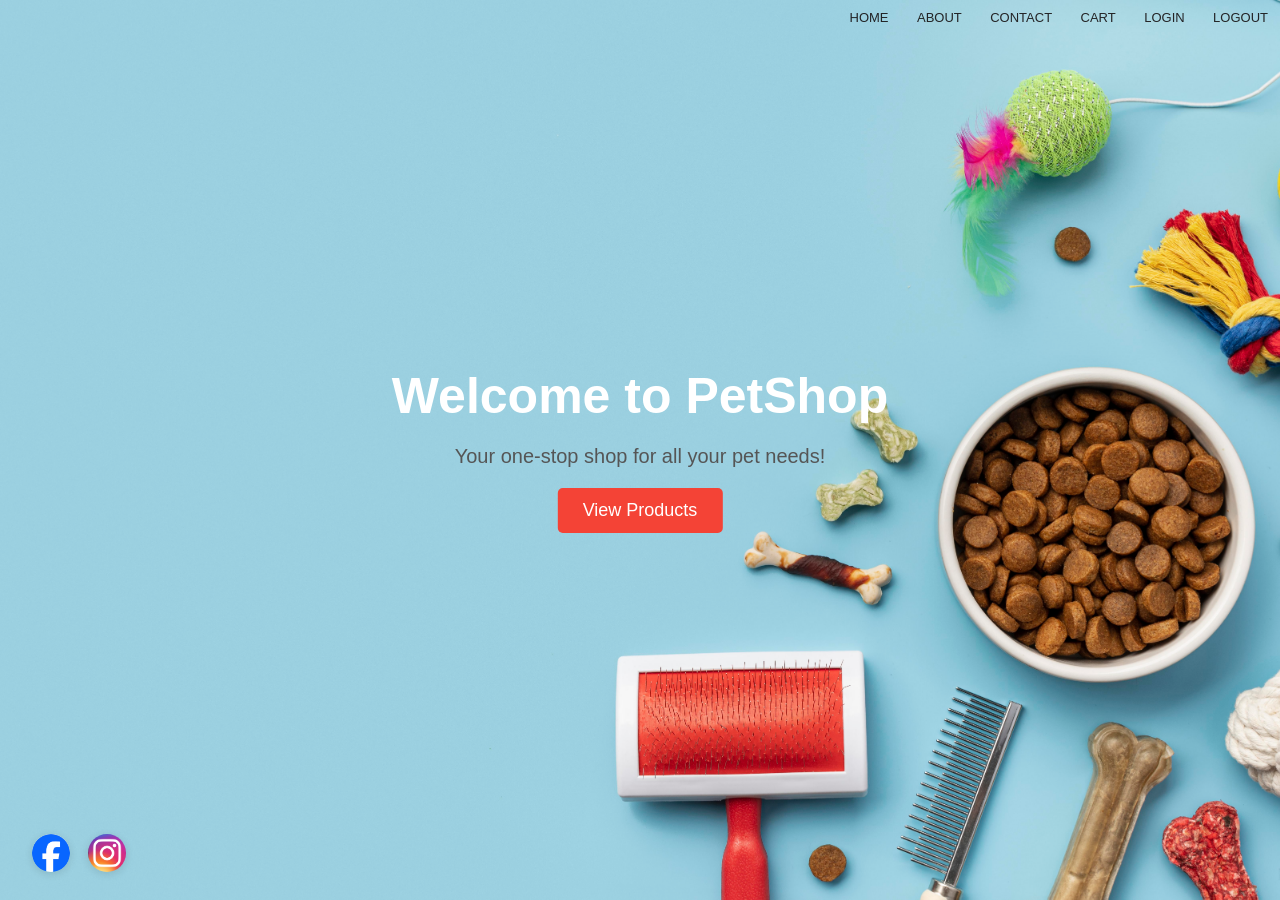
<file: index.html>
<!DOCTYPE html>
<head>
    <meta name="viewport" content="width=device-width, initial-scale=1.0">
    <title>Petshop Website</title>
    <link rel="stylesheet" href="style.css">
</head>
<body>
    <div id="user-info"></div>
    <!-- Header Section -->
    <section class="header">
        <nav>
            <div class="nav-links">
                <ul>
                    <li><a href="index.html">HOME</a></li>
                    <li><a href="about.html">ABOUT</a></li>
                    <li><a href="contact.html">CONTACT</a></li>
                    <li><a href="cart.html">CART</a></li>
                    <li><a href="login.html">LOGIN</a></li>
                    <li><a href="logout.php">LOGOUT</a></li>
                </ul>
            </div>
        </nav>
        <div class="header-social-icons">
            <a href="https://facebook.com" target="_blank">
                <img src="images/facebook.png" alt="Facebook">
            </a>
            <a href="https://instagram.com" target="_blank">
                <img src="images/instagram.png" alt="Instagram">
            </a>
        </div>
        <div class="text-box">
            <h1>Welcome to PetShop</h1>
            <p>Your one-stop shop for all your pet needs!</p>

            <!-- View Products Button -->
            
            <button class="view-products-btn" onclick="window.location.href='product.php'">View Products</button>
        </div>
    </section>
</body>
<script>
// Show user info if logged in
fetch('get_user.php')
  .then(res => res.json())
  .then(data => {
    if (data.logged_in) {
      document.getElementById('user-info').innerHTML = `
        <div class="user-info">
          <img src="images/user-icon.png" alt="User" class="user-icon">
          <span>${data.username}</span>
        </div>
      `;
    }
  });
</script>
</html>
</file>
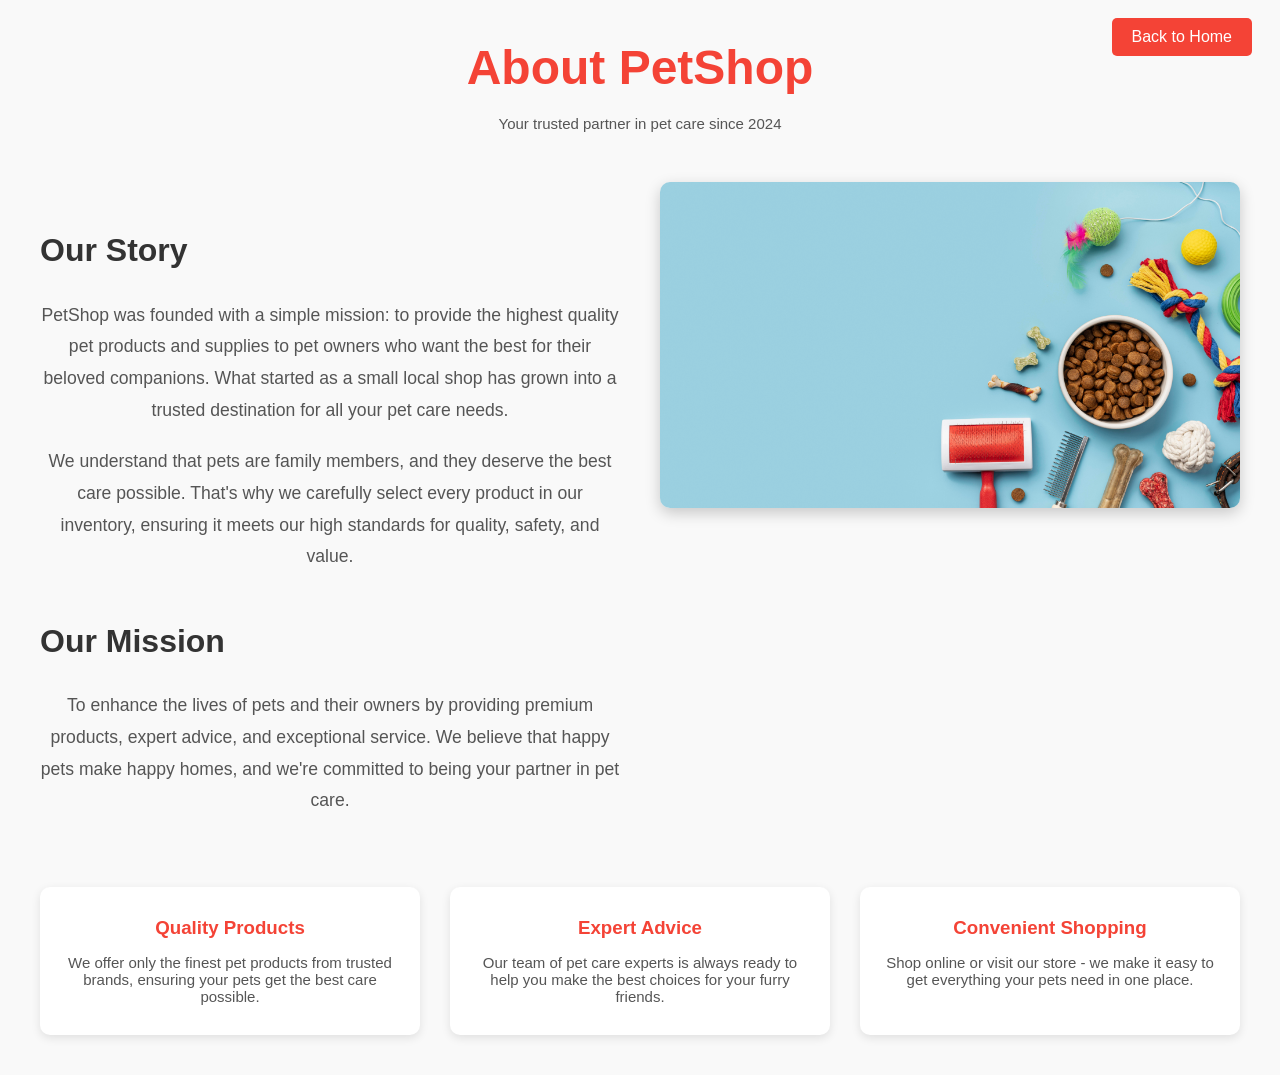
<file: about.html>
<!DOCTYPE html>
<html lang="en">
<head>
    <meta charset="UTF-8">
    <meta name="viewport" content="width=device-width, initial-scale=1.0">
    <title>About Us - PetShop</title>
    <link rel="stylesheet" href="style.css">
</head>
<body>
    <div id="user-info"></div>
    <button class="back-btn back-btn-abs" onclick="window.location.href='index.html'"> Back to Home</button>
    
    <div class="about-container">
        <div class="about-header">
            <h1>About PetShop</h1>
            <p>Your trusted partner in pet care since 2024</p>
        </div>
        
        <div class="about-content">
            <div class="about-text">
                <h2>Our Story</h2>
                <p>PetShop was founded with a simple mission: to provide the highest quality pet products and supplies to pet owners who want the best for their beloved companions. What started as a small local shop has grown into a trusted destination for all your pet care needs.</p>
                
                <p>We understand that pets are family members, and they deserve the best care possible. That's why we carefully select every product in our inventory, ensuring it meets our high standards for quality, safety, and value.</p>
                
                <h2>Our Mission</h2>
                <p>To enhance the lives of pets and their owners by providing premium products, expert advice, and exceptional service. We believe that happy pets make happy homes, and we're committed to being your partner in pet care.</p>
            </div>
            
            <div class="about-image">
                <img src="images/petpicture.jpg" alt="Happy pets and owners">
            </div>
        </div>
        
        <div class="features">
            <div class="feature-card">
                <h3>Quality Products</h3>
                <p>We offer only the finest pet products from trusted brands, ensuring your pets get the best care possible.</p>
            </div>
            
            <div class="feature-card">
                <h3>Expert Advice</h3>
                <p>Our team of pet care experts is always ready to help you make the best choices for your furry friends.</p>
            </div>
            
            <div class="feature-card">
                <h3>Convenient Shopping</h3>
                <p>Shop online or visit our store - we make it easy to get everything your pets need in one place.</p>
            </div>
        </div>
    </div>
    <script>
    // Show user info if logged in
    fetch('get_user.php')
      .then(res => res.json())
      .then(data => {
        if (data.logged_in) {
          document.getElementById('user-info').innerHTML = `
            <div class="user-info">
              <img src="images/user-icon.png" alt="User" class="user-icon">
              <span>${data.username}</span>
            </div>
          `;
        }
      });
    </script>
</body>
</html>
</file>
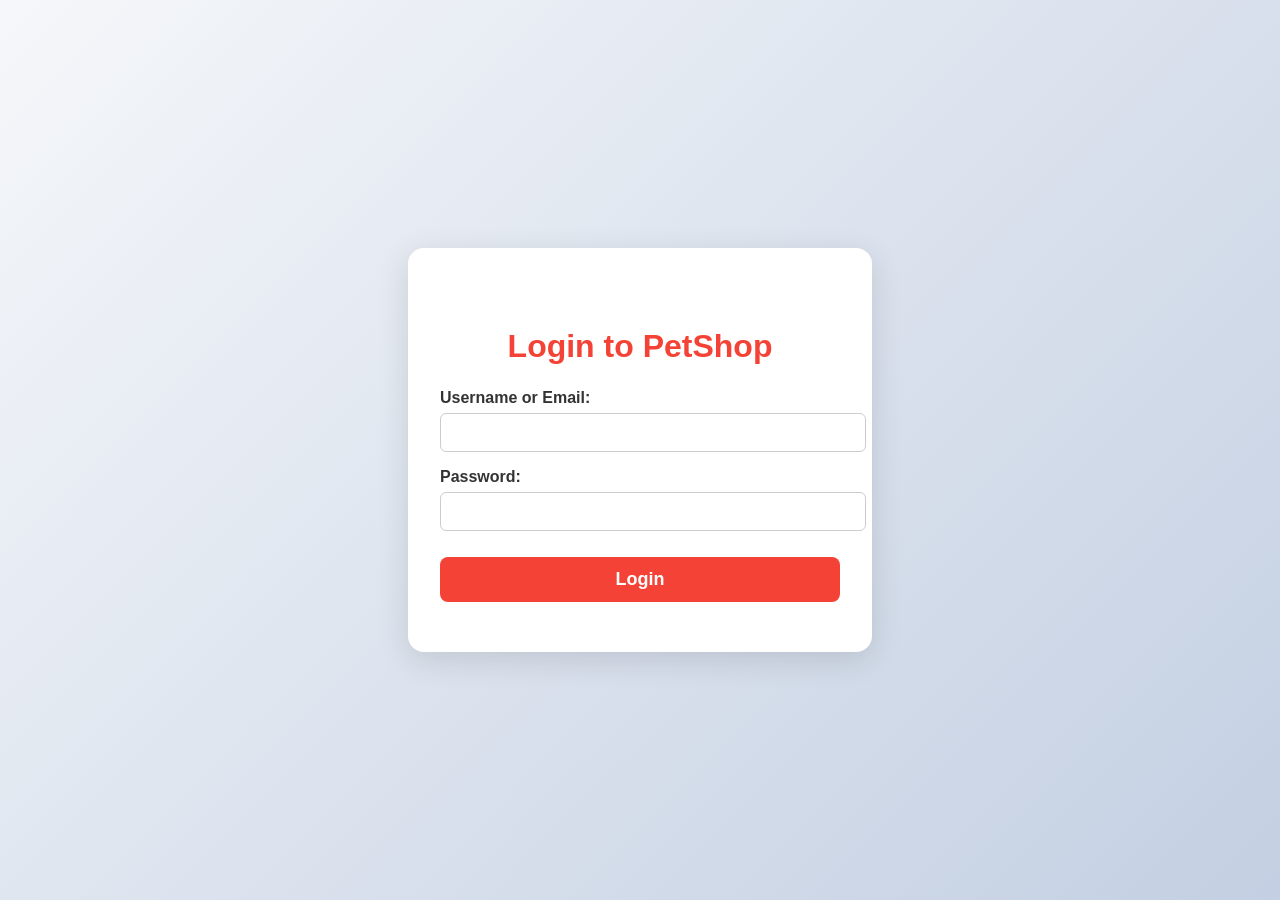
<file: auth.html>
<!DOCTYPE html>
<html lang="en">
<head>
    <meta charset="UTF-8">
    <title>Login / Register - PetShop</title>
    <link rel="stylesheet" href="style.css">
</head>
<body>
  <div class="auth-bg">
    <div class="auth-container">
      <h2 id="form-title">Login to PetShop</h2>
      <!-- Login Form -->
      <form id="login-form" action="auth.php" method="POST">
        <input type="hidden" name="action" value="login">
        <label>Username or Email:</label>
        <input type="text" name="username" required><br>
        <label>Password:</label>
        <input type="password" name="password" required><br>
        <button type="submit">Login</button>
      </form>
    </div>
  </div>
  <script>
    // No registration or toggle logic needed
  </script>
</body>
</html>
</file>
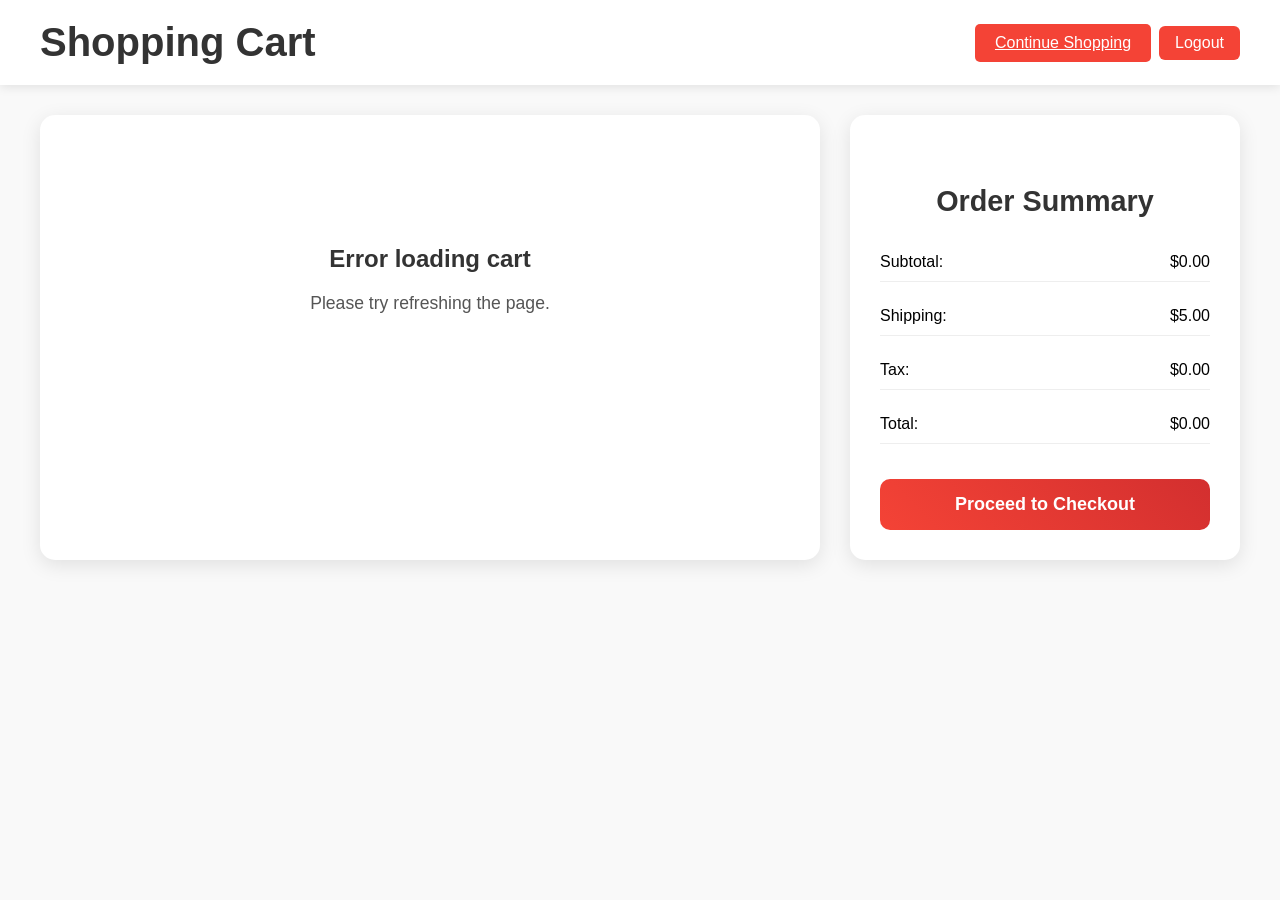
<file: cart.html>
<!DOCTYPE html>
<html lang="en">
<head>
  <meta charset="UTF-8">
  <meta name="viewport" content="width=device-width, initial-scale=1.0">
  <title>Shopping Cart - PetShop</title>
  <link rel="stylesheet" href="style.css">
</head>
<body>
  <div class="cart-header">
    <div class="cart-header-content">
      <h1 class="cart-title"> Shopping Cart</h1>
      <div class="cart-header-buttons">
        <a href="product.php" class="back-btn">Continue Shopping</a>
        <button class="logout-btn" onclick="logoutToLogin()">Logout</button>
      </div>
    </div>
  </div>

  <div class="cart-container">
    <div class="cart-items" id="cart-items">
      <!-- Cart items will be loaded here -->
    </div>

    <div class="cart-summary">
      <h2 class="summary-title">Order Summary</h2>
      <div class="summary-item">
        <span>Subtotal:</span>
        <span id="subtotal">$0.00</span>
      </div>
      <div class="summary-item">
        <span>Shipping:</span>
        <span>$5.00</span>
      </div>
      <div class="summary-item">
        <span>Tax:</span>
        <span id="tax">$0.00</span>
      </div>
      <div class="summary-item">
        <span>Total:</span>
        <span id="total">$0.00</span>
      </div>
      <button class="checkout-btn" onclick="checkout()">Proceed to Checkout</button>
    </div>
  </div>

  <div id="user-info"></div>

  <script>
    // Load cart data from server
    function loadCart() {
      fetch("get_cart.php")
        .then(res => res.json())
        .then(cartItems => {
          const container = document.getElementById("cart-items");
          
          if (cartItems.length === 0) {
            container.innerHTML = `
              <div class="empty-cart">
                <h2>Your cart is empty</h2>
                <p>Looks like you haven't added any items to your cart yet.</p>
                <a href="product.php" class="shop-now-btn">Start Shopping</a>
              </div>
            `;
            updateSummary(0);
            return;
          }

          let cartHTML = '';
          let subtotal = 0;

          cartItems.forEach(item => {
            const itemTotal = Number(item.price) * item.quantity;
            subtotal += itemTotal;

            cartHTML += `
              <div class="cart-item">
                <img src="images/${item.image}" alt="${item.name}">
                <div class="item-details">
                  <h3>${item.name}</h3>
                  <p class="item-price">$${Number(item.price).toFixed(2)} each</p>
                </div>
                <div class="quantity-controls">
                  <button class="quantity-btn" onclick="updateQuantity(${item.id}, -1)">-</button>
                  <span class="quantity-display">${item.quantity}</span>
                  <button class="quantity-btn" onclick="updateQuantity(${item.id}, 1)">+</button>
                </div>
                <div>
                  <p class="item-price">$${itemTotal.toFixed(2)}</p>
                  <button class="remove-btn" onclick="removeFromCart(${item.id})">Remove</button>
                </div>
              </div>
            `;
          });

          container.innerHTML = cartHTML;
          updateSummary(subtotal);
        })
        .catch(error => {
          console.error('Error loading cart:', error);
          document.getElementById("cart-items").innerHTML = `
            <div class="empty-cart">
              <h2>Error loading cart</h2>
              <p>Please try refreshing the page.</p>
            </div>
          `;
        });
    }

    function updateSummary(subtotal) {
      const tax = subtotal * 0.08; // 8% tax
      const shipping = subtotal > 0 ? 5.00 : 0;
      const total = subtotal + tax + shipping;

      document.getElementById("subtotal").textContent = `$${subtotal.toFixed(2)}`;
      document.getElementById("tax").textContent = `$${tax.toFixed(2)}`;
      document.getElementById("total").textContent = `$${total.toFixed(2)}`;
    }

    function updateQuantity(productId, change) {
      // This would need a backend endpoint to update quantity
      // For now, we'll just reload the cart
      loadCart();
    }

    function removeFromCart(productId) {
      if (confirm('Are you sure you want to remove this item from your cart?')) {
        fetch("remove_from_cart.php", {
          method: "POST",
          headers: {'Content-Type': 'application/json'},
          body: JSON.stringify({ product_id: productId })
        })
        .then(res => res.json())
        .then(data => {
          loadCart(); // Reload cart after removal
        })
        .catch(error => {
          console.error('Error removing item:', error);
          alert('Error removing item from cart');
        });
      }
    }

    function checkout() {
      window.location.href = 'checkout.php';
    }

    function logoutToLogin() {
      // Optionally, you can clear session via logout.php, then redirect
      window.location.href = 'auth.html';
    }

    // Load cart when page loads
    loadCart();

    // Show user info if logged in
    fetch('get_user.php')
      .then(res => res.json())
      .then(data => {
        if (data.logged_in) {
          document.getElementById('user-info').innerHTML = `
            <div class="user-info">
              <img src="images/user-icon.png" alt="User" class="user-icon">
              <span>${data.username}</span>
            </div>
          `;
        }
      });
  </script>
</body>
</html>
</file>
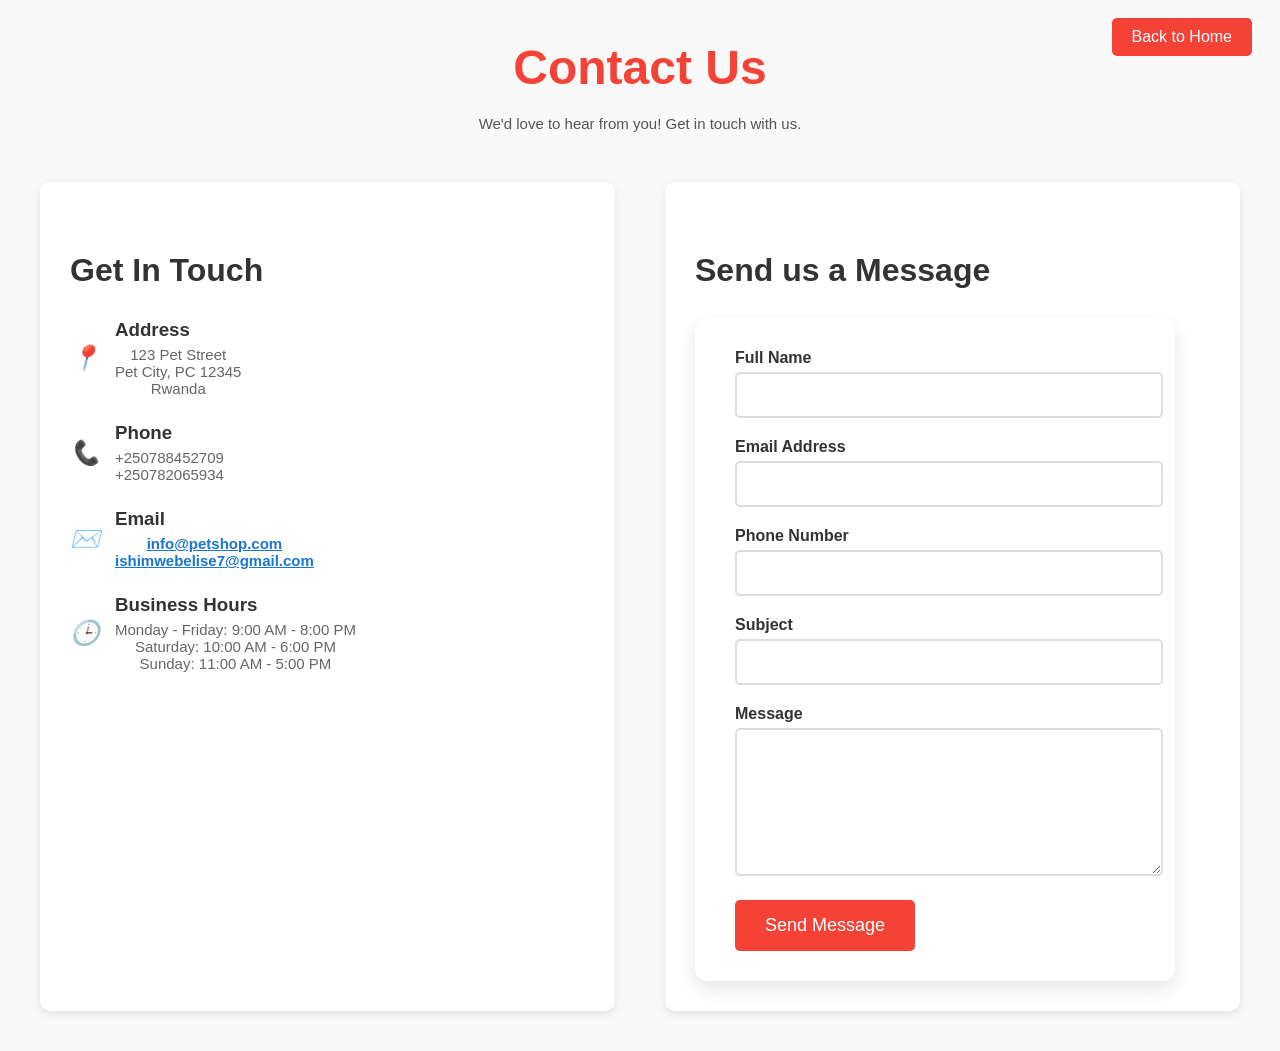
<file: contact.html>
<!DOCTYPE html>
<html lang="en">
<head>
    <meta charset="UTF-8">
    <meta name="viewport" content="width=device-width, initial-scale=1.0">
    <title>Contact Us - PetShop</title>
    <link rel="stylesheet" href="style.css">
</head>
<body>
    <div id="user-info"></div>
    <button class="back-btn back-btn-abs" onclick="window.location.href='index.html'"> Back to Home</button>
    
    <div class="contact-container">
        <div class="contact-header">
            <h1>Contact Us</h1>
            <p>We'd love to hear from you! Get in touch with us.</p>
        </div>
        
        <div class="contact-content">
            <div class="contact-info">
                <h2>Get In Touch</h2>
                
                <div class="info-item">
                    <i>📍</i>
                    <div>
                        <h3>Address</h3>
                        <p>123 Pet Street<br>Pet City, PC 12345<br>Rwanda</p>
                    </div>
                </div>
                
                <div class="info-item">
                    <i>📞</i>
                    <div>
                        <h3>Phone</h3>
                        <p>+250788452709<br>+250782065934</p>
                    </div>
                </div>
                
                <div class="info-item">
                    <i>✉️</i>
                    <div>
                        <h3>Email</h3>
                        <p>
                          <a href="mailto:info@petshop.com" style="color:#1976d2; text-decoration:underline;">info@petshop.com</a><br>
                          <a href="mailto:ishimwebelise7@gmail.com" style="color:#1976d2; text-decoration:underline;">ishimwebelise7@gmail.com</a>
                        </p>
                    </div>
                </div>
                
                <div class="info-item">
                    <i>🕒</i>
                    <div>
                        <h3>Business Hours</h3>
                        <p>Monday - Friday: 9:00 AM - 8:00 PM<br>
                        Saturday: 10:00 AM - 6:00 PM<br>
                        Sunday: 11:00 AM - 5:00 PM</p>
                    </div>
                </div>
            </div>
            
            <div class="contact-form">
                <h2>Send us a Message</h2>
                <form id="contact-form" action="#" method="POST">
                    <div class="form-group">
                        <label for="name">Full Name</label>
                        <input type="text" id="name" name="name" required>
                    </div>
                    
                    <div class="form-group">
                        <label for="email">Email Address</label>
                        <input type="email" id="email" name="email" required>
                    </div>
                    
                    <div class="form-group">
                        <label for="phone">Phone Number</label>
                        <input type="tel" id="phone" name="phone">
                    </div>
                    
                    <div class="form-group">
                        <label for="subject">Subject</label>
                        <input type="text" id="subject" name="subject" required>
                    </div>
                    
                    <div class="form-group">
                        <label for="message">Message</label>
                        <textarea id="message" name="message" required></textarea>
                    </div>
                    
                    <button type="submit" class="submit-btn">Send Message</button>
                </form>
                <div id="contact-success" class="contact-success" style="display:none;">✅ Message sent! Thank you for contacting us.</div>
            </div>
        </div>
    </div>
    <script>
    // AJAX contact form submission
    document.getElementById('contact-form').onsubmit = function(e) {
      e.preventDefault();
      const form = e.target;
      const formData = new FormData(form);
      fetch('send_message.php', {
        method: 'POST',
        body: formData
      })
      .then(res => res.json())
      .then(data => {
        if (data.success) {
          document.getElementById('contact-success').style.display = 'block';
          form.reset();
          form.querySelector('button[type="submit"]').disabled = true;
        } else {
          alert('Failed to send message. Please try again.');
        }
      })
      .catch(() => alert('Failed to send message. Please try again.'));
    };

    // Show user info if logged in
    fetch('get_user.php')
      .then(res => res.json())
      .then(data => {
        if (data.logged_in) {
          document.getElementById('user-info').innerHTML = `
            <div class="user-info">
              <img src="images/user-icon.png" alt="User" class="user-icon">
              <span>${data.username}</span>
            </div>
          `;
        }
      });
    </script>
</body>
</html>
</file>
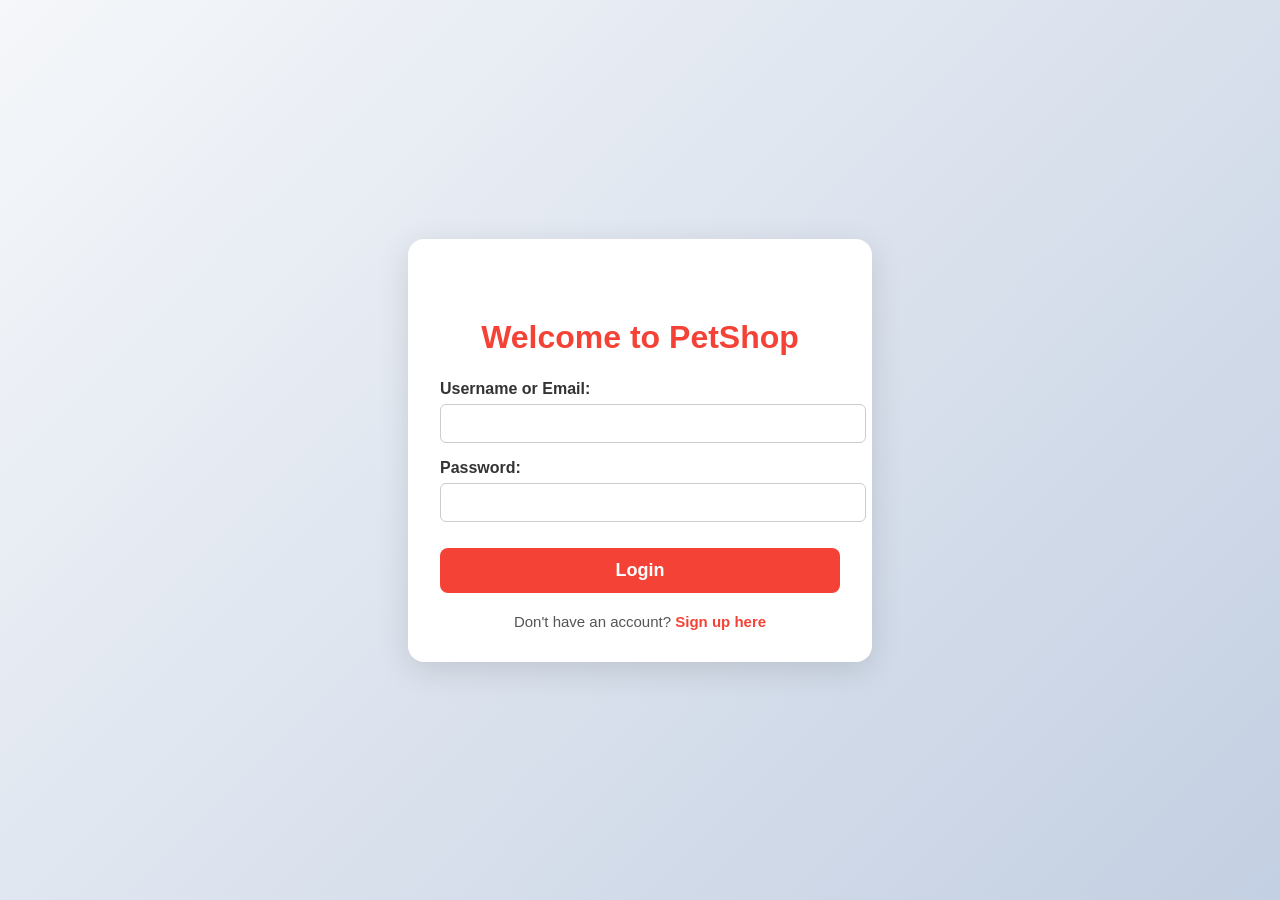
<file: login.html>
<!DOCTYPE html>
<html lang="en">
<head>
    <meta charset="UTF-8">
    <title>Login - PetShop</title>
    <link rel="stylesheet" href="style.css">
    
</head>
<body>
    <div class="login-bg">
        <div class="login-container">
            <div id="login-message" class="login-message">
                Please login to continue to view products. If you don't have an account, <a href="register.html">register here</a>.
            </div>
            <h2>Welcome to PetShop</h2>
            <form action="auth.php" method="POST">
                <input type="hidden" name="action" value="login">
                <label for="username">Username or Email:</label>
                <input type="text" name="username" id="username" required>
                <label for="password">Password:</label>
                <input type="password" name="password" id="password" required>
                <button type="submit">Login</button>
            </form>
            <p>Don't have an account? <a href="register.html">Sign up here</a></p>
        </div>
    </div>
    <script>
    window.onload = function() {
        const params = new URLSearchParams(window.location.search);
        if (params.get('message') === 'login_required') {
            document.getElementById('login-message').style.display = 'block';
        }
    }
    </script>
</body>
</html>
</file>
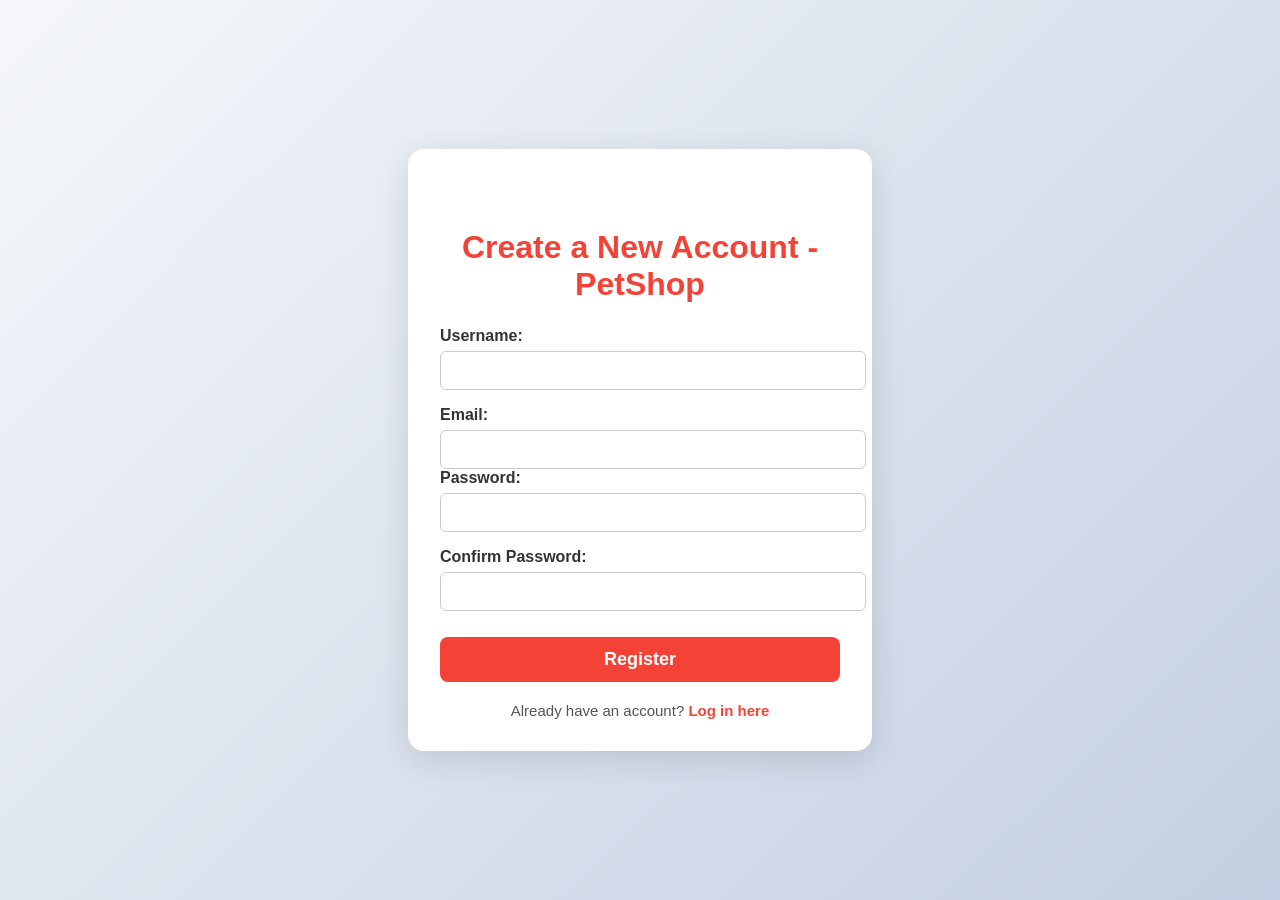
<file: register.html>
<!DOCTYPE html>
<html lang="en">
<head>
    <meta charset="UTF-8">
    <title>Register - PetShop</title>
    <link rel="stylesheet" href="style.css">
</head>
<body>
    <div class="login-bg">
        <div class="login-container">
            <h2>Create a New Account - PetShop</h2>
            <div id="register-error" class="register-error" style="display:none;"></div>
            <form id="register-form" action="auth.php" method="POST">
                <input type="hidden" name="action" value="register">
                <label for="username">Username:</label>
                <input type="text" name="username" id="username" required>
                <label for="email">Email:</label>
                <input type="email" name="email" id="email" required>
                <label for="password">Password:</label>
                <input type="password" name="password" id="password" required>
                <label for="confirm_password">Confirm Password:</label>
                <input type="password" name="confirm_password" id="confirm_password" required>
                <button type="submit">Register</button>
            </form>
            <p>Already have an account? <a href="login.html">Log in here</a></p>
        </div>
    </div>
    <script>
    // AJAX registration handler
    document.getElementById('register-form').onsubmit = function(e) {
      e.preventDefault();
      const form = e.target;
      const formData = new FormData(form);
      fetch('auth.php', {
        method: 'POST',
        body: formData
      })
      .then(res => res.text())
      .then(msg => {
        if (msg.includes('✅')) {
          // Registration successful, redirect to login
          window.location.href = 'auth.html';
        } else {
          // Show error
          const errDiv = document.getElementById('register-error');
          errDiv.innerHTML = msg;
          errDiv.style.display = 'block';
        }
      });
    };
    </script>
</body>
</html>
</file>
<file: style.css>
* {
    margin: 0;
    padding: 0;
}
.header {
    min-height: 100vh;
    width: 100%;
    background-image: url('images/petpicture.jpg');
    background-size: cover;
    background-repeat: no-repeat;
    background-position: center;
    position: relative;
    text-align: center;
}

.nav {
    display: flex;
    padding: 2% 6%;
    justify-content: space-between;
    align-items: center;
}

nav img {
    width: 150px;
}

.nav-links {
    flex: 1;
    text-align: right;
}

.nav-links ul li {
    list-style: none;
    display: inline-block;
    padding: 8px 12px;
    position: relative;
}

.nav-links ul li a {
    color: #0a0000d5;
    text-decoration: none;
    font-size: 13px;
}

.nav-links ul li::after {
    content: '';
    width: 0%;
    height: 2px;

    display: block;
    margin: auto;
    transition: 0.5s;
}

.nav-links ul li:hover::after {
    width: 100%;
}

/* Text Box Style */
.text-box {
    position: absolute;
    top: 50%;
    left: 50%;
    transform: translate(-50%, -50%);
    color: white;
    z-index: 10;
}

.text-box h1 {
    font-size: 50px;
    font-weight: bold;
}

.text-box p {
    font-size: 20px;
    margin: 20px 0;
}

/* Button Style */
.view-products-btn {
    padding: 12px 25px;
    font-size: 18px;
    background-color: #f44336;
    color: white;
    border: none;
    cursor: pointer;
    border-radius: 5px;
    transition: background-color 0.3s ease;
}

.view-products-btn:hover {
    background-color: #d32f2f;
}

/* Social Media Section */
.social-media {
    text-align: center;
    margin-top: 50px;
}

.social-media p {
    font-size: 20px;
    margin-bottom: 15px;
}

.social-icons a {
    margin: 0 15px;
    display: inline-block;
}

.social-icons img {
    width: 40px;
    height: 40px;
    transition: transform 0.3s ease;
}

.social-icons img:hover {
    transform: scale(1.2);
}
.product-list {
    padding: 40px 20px;
    margin: 80px auto 20px auto;
    max-width: 200px;      /* LIMIT the width */
    background: #fff;      /* Optional: background box */
    border-radius: 12px;   /* Optional: rounded corners */
    box-shadow: 0 4px 10px rgba(0, 0, 0, 0.05); /* Optional: soft shadow */
  }
.products-container {
    display: grid;
    grid-template-columns: repeat(auto-fill, minmax(180px, 1fr));
    gap: 20px;
    margin: 0;
    padding: 8px 8px 0 8px;
}
.product-card {
    background: #fff;
    border-radius: 7px;
    padding: 10px 7px 12px 7px;
    box-shadow: 0 1px 4px rgba(0,0,0,0.07);
    text-align: center;
    margin: 0;
    width: 180px;
    height: 260px;
    display: flex;
    flex-direction: column;
    align-items: center;
    justify-content: flex-start;
    box-sizing: border-box;
}
.product-card img {
    width: 100%;
    height: 110px;
    object-fit: cover;
    border-radius: 5px;
    margin-bottom: 6px;
}
.product-card h3 {
    margin: 6px 0 3px 0;
    font-size: 15px;
    flex: 0 0 auto;
}
.product-card p {
    color: #f44336;
    font-weight: bold;
    margin: 0 0 7px 0;
    font-size: 14px;
    flex: 0 0 auto;
}
.product-card button {
    background: #f44336;
    color: white;
    border: none;
    padding: 6px 10px;
    border-radius: 5px;
    cursor: pointer;
    font-size: 13px;
    margin-top: auto;
}
.product-card button:hover {
    background: #d32f2f;
}
/* ===== Login/Register Form Styling ===== */
body {
    background: #f9f9f9;
    font-family: 'Segoe UI', Tahoma, Geneva, Verdana, sans-serif;
}

h2 {
    color: #333;
    margin: 40px 0 20px 0;
    font-weight: 700;
}

form {
    background: white;
    padding: 30px 40px;
    max-width: 400px;
    margin: 20px auto 60px auto;
    border-radius: 12px;
    box-shadow: 0 8px 20px rgba(0, 0, 0, 0.1);
}

table {
    width: 100%;
    border-collapse: separate;
    border-spacing: 0 15px;
}

table td {
    vertical-align: middle;
    padding: 5px 10px;
}

label {
    font-weight: 600;
    color: #555;
    display: block;
}

input[type="text"],
input[type="email"],
input[type="password"] {
    width: 100%;
    padding: 10px 12px;
    font-size: 15px;
    border-radius: 6px;
    border: 1.8px solid #ccc;
    outline-color: #f44336;
    transition: border-color 0.3s ease;
}

input[type="text"]:focus,
input[type="email"]:focus,
input[type="password"]:focus {
    border-color: #f44336;
}

.top-buttons button {
    background-color: #f44336;
    color: white;
    border: none;
    padding: 8px 16px;
    border-radius: 6px;
    font-size: 15px;
    font-weight: 600;
    cursor: pointer;
    margin-left: 0;
    margin-right: 0;
    transition: background 0.2s;
}

button:hover {
    background-color: #d32f2f;
}

p {
    text-align: center;
    font-size: 15px;
    color: #555;
}

p a {
    color: #f44336;
    text-decoration: none;
    font-weight: 600;
    transition: color 0.3s ease;
}

p a:hover {
    color: #d32f2f;
}

/* Responsive for small screens */
@media (max-width: 480px) {
    form {
        padding: 20px 25px;
        width: 90%;
    }
}

/* --- Product Page Compact Buttons & Uniform Cards --- */
.top-buttons {
    display: flex;
    justify-content: flex-end;
    align-items: center;
    gap: 8px;
    margin: 0 0 10px 0;

}

/* Make top-buttons buttons ultra-compact */
.top-buttons button, body .top-buttons button {
  width: 70px !important;
  max-width: 70px !important;
  padding: 3px 0 !important;
  font-size: 12px !important;
  font-weight: 500 !important;
  text-align: center;
  white-space: nowrap;
  overflow: hidden;
  text-overflow: ellipsis;
}

/* Plain red text links for product page navigation */
.plain-link {
  color: #f44336;
  text-decoration: none;
  font-weight: 600;
  font-size: 15px;
  padding: 8px 16px;
  background: #f44336;
  color: white;
  border: none;
  border-radius: 6px;
  cursor: pointer;
  transition: background 0.2s;
  margin-left: 0;
  margin-right: 0;
  display: inline-block;
}
.plain-link:hover {

  color: white;
  text-decoration: underline;
}

/* Center and separate the products title */
.products-title {
  text-align: center;
  font-size: 1.7em;
  font-weight: 700;
  color: #333;
  margin: 24px auto 12px auto;
  letter-spacing: 1px;
  width: 100%;
  max-width: 100%;
  display: block;
}

/* Header social icons overlay */
.header-social-icons {
  position: absolute;
  bottom: 24px;
  left: 32px;
  z-index: 20;
  display: flex;
  gap: 18px;
}
.header-social-icons img {
  width: 38px;
  height: 38px;
  border-radius: 50%;
  box-shadow: 0 2px 8px rgba(0,0,0,0.12);
  transition: transform 0.2s, box-shadow 0.2s;
  background: white;
}
.header-social-icons img:hover {
  transform: scale(1.12);
  box-shadow: 0 4px 16px rgba(244,67,54,0.18);
}

/* ===== About Page Styles ===== */
.about-container {
    max-width: 1200px;
    margin: 0 auto;
    padding: 40px 20px;
}
.about-header {
    text-align: center;
    margin-bottom: 50px;
}
.about-header h1 {
    color: #f44336;
    font-size: 3em;
    margin-bottom: 20px;
}
.about-content {
    display: grid;
    grid-template-columns: 1fr 1fr;
    gap: 40px;
    margin-bottom: 50px;
}
.about-text {
    line-height: 1.8;
}
.about-text h2 {
    color: #333;
    margin-bottom: 20px;
    font-size: 2em;
}
.about-text p {
    margin-bottom: 20px;
    font-size: 1.1em;
    color: #555;
}
.about-image {
    text-align: center;
}
.about-image img {
    max-width: 100%;
    border-radius: 10px;
    box-shadow: 0 5px 15px rgba(0,0,0,0.2);
}
.features {
    display: grid;
    grid-template-columns: repeat(3, 1fr);
    gap: 30px;
    margin-top: 50px;
}
.feature-card {
    text-align: center;
    padding: 30px 20px;
    background: white;
    border-radius: 10px;
    box-shadow: 0 3px 10px rgba(0,0,0,0.1);
}
.feature-card h3 {
    color: #f44336;
    margin-bottom: 15px;
}
.back-btn {
    background-color: #f44336;
    color: white;
    border: none;
    padding: 10px 20px;
    border-radius: 5px;
    cursor: pointer;
    font-size: 16px;

}
.back-btn-abs {
    position: absolute;
    top: 18px;
    right: 28px;
}
.back-btn:hover {
    background-color: #d32f2f;
}
@media (max-width: 768px) {
    .about-content {
        grid-template-columns: 1fr;
    }
    .features {
        grid-template-columns: 1fr;
    }
}

/* ===== Contact Page Styles ===== */
.contact-container {
    max-width: 1200px;
    margin: 0 auto;
    padding: 40px 20px;
}
.contact-header {
    text-align: center;
    margin-bottom: 50px;
}
.contact-header h1 {
    color: #f44336;
    font-size: 3em;
    margin-bottom: 20px;
}
.contact-content {
    display: grid;
    grid-template-columns: 1fr 1fr;
    gap: 50px;
}
.contact-info {
    background: white;
    padding: 30px;
    border-radius: 10px;
    box-shadow: 0 3px 10px rgba(0,0,0,0.1);
}
.contact-info h2 {
    color: #333;
    margin-bottom: 30px;
    font-size: 2em;
}
.info-item {
    display: flex;
    align-items: center;
    margin-bottom: 25px;
}
.info-item i {
    font-size: 24px;
    color: #f44336;
    margin-right: 15px;
    width: 30px;
}
.info-item div h3 {
    margin: 0 0 5px 0;
    color: #333;
}
.info-item div p {
    margin: 0;
    color: #666;
}
.contact-form {
    background: white;
    padding: 30px;
    border-radius: 10px;
    box-shadow: 0 3px 10px rgba(0,0,0,0.1);
}
.contact-form h2 {
    color: #333;
    margin-bottom: 30px;
    font-size: 2em;
}
.form-group {
    margin-bottom: 20px;
}
.form-group label {
    display: block;
    margin-bottom: 5px;
    color: #333;
    font-weight: 600;
}
.form-group input,
.form-group textarea {
    width: 100%;
    padding: 12px;
    border: 2px solid #ddd;
    border-radius: 5px;
    font-size: 16px;
    transition: border-color 0.3s;
}
.form-group input:focus,
.form-group textarea:focus {
    border-color: #f44336;
    outline: none;
}
.form-group textarea {
    height: 120px;
    resize: vertical;
}
.submit-btn {
    background-color: #f44336;
    color: white;
    border: none;
    padding: 15px 30px;
    border-radius: 5px;
    font-size: 18px;
    cursor: pointer;
    transition: background-color 0.3s;
}
.submit-btn:hover {
    background-color: #d32f2f;
}
@media (max-width: 768px) {
    .contact-content {
        grid-template-columns: 1fr;
    }
}

/* ===== Checkout Page Styles ===== */
.checkout-container {
  max-width: 500px;
  margin: 40px auto;
  background: #fff;
  border-radius: 12px;
  box-shadow: 0 4px 24px rgba(0,0,0,0.08);
  padding: 40px 30px 30px 30px;
}
.checkout-form label {
  display: block;
  margin-bottom: 8px;
  color: #333;
  font-weight: 600;
}
.checkout-form input, .checkout-form textarea {
  width: 100%;
  padding: 12px;
  border-radius: 6px;
  border: 1.5px solid #ccc;
  font-size: 1em;
  margin-bottom: 18px;
  box-sizing: border-box;
}
.checkout-form textarea {
  resize: vertical;
  min-height: 70px;
}
.order-summary {
  background: #f9f9f9;
  border-radius: 8px;
  padding: 18px 15px;
  margin-bottom: 25px;
  font-size: 1.1em;
  color: #333;
}
.checkout-btn {
  width: 100%;
  background: linear-gradient(45deg, #f44336, #d32f2f);
  color: white;
  border: none;
  padding: 15px;
  border-radius: 8px;
  font-size: 18px;
  font-weight: 600;
  cursor: pointer;
  transition: all 0.3s ease;
  margin-top: 10px;
}
.checkout-btn:hover {
  background: #d32f2f;
}
.success-message {
  background: #4CAF50;
  color: white;
  padding: 18px;
  border-radius: 8px;
  text-align: center;
  margin-top: 20px;
  font-size: 1.2em;
  display: none;
}

/* ===== Cart Page Styles ===== */
.cart-header {
  background: white;
  padding: 20px 0;
  box-shadow: 0 2px 10px rgba(0,0,0,0.1);
  margin-bottom: 30px;
}
.cart-header-content {
  max-width: 1200px;
  margin: 0 auto;
  padding: 0 20px;
  display: flex;
  justify-content: space-between;
  align-items: center;
}
.cart-title {
  color: #333;
  font-size: 2.5em;
  font-weight: 700;
  margin: 0;
}
.cart-container {
  max-width: 1200px;
  margin: 0 auto;
  padding: 0 20px;
  display: grid;
  grid-template-columns: 2fr 1fr;
  gap: 30px;
}
.cart-items {
  background: white;
  border-radius: 15px;
  padding: 30px;
  box-shadow: 0 5px 20px rgba(0,0,0,0.1);
}
.cart-item {
  display: grid;
  grid-template-columns: auto 1fr auto auto;
  gap: 20px;
  align-items: center;
  padding: 20px;
  border: 1px solid #eee;
  border-radius: 10px;
  margin-bottom: 15px;
  transition: all 0.3s ease;
}
.cart-item:hover {
  box-shadow: 0 5px 15px rgba(0,0,0,0.1);
  transform: translateY(-2px);
}
.cart-item img {
  width: 100px;
  height: 100px;
  object-fit: cover;
  border-radius: 10px;
  box-shadow: 0 3px 10px rgba(0,0,0,0.1);
}
.item-details h3 {
  margin: 0 0 10px 0;
  color: #333;
  font-size: 1.3em;
}
.item-details p {
  margin: 5px 0;
  color: #666;
}
.item-price {
  font-size: 1.2em;
  font-weight: 600;
  color: #f44336;
}
.quantity-controls {
  display: flex;
  align-items: center;
  gap: 10px;
}
.quantity-btn {
  background: #f44336;
  color: white;
  border: none;
  width: 35px;
  height: 35px;
  border-radius: 50%;
  cursor: pointer;
  font-size: 18px;
  transition: all 0.3s ease;
}
.quantity-btn:hover {
  background: #d32f2f;
  transform: scale(1.1);
}
.quantity-display {
  font-size: 1.1em;
  font-weight: 600;
  min-width: 30px;
  text-align: center;
}
.remove-btn {
  background: #ff4444;
  color: white;
  border: none;
  padding: 8px 16px;
  border-radius: 6px;
  cursor: pointer;
  font-size: 14px;
  transition: all 0.3s ease;
}
.remove-btn:hover {
  background: #cc0000;
  transform: scale(1.05);
}
.cart-summary {
  background: white;
  border-radius: 15px;
  padding: 30px;
  box-shadow: 0 5px 20px rgba(0,0,0,0.1);
  height: fit-content;
  position: sticky;
  top: 20px;
}
.summary-title {
  color: #333;
  font-size: 1.8em;
  margin-bottom: 25px;
  text-align: center;
}
.summary-item {
  display: flex;
  justify-content: space-between;
  margin-bottom: 15px;
  padding: 10px 0;
  border-bottom: 1px solid #eee;
}
.summary-item:last-child {
  border-bottom: none;
  font-weight: 700;
  font-size: 1.2em;
  color: #f44336;
}
.checkout-btn {
  width: 100%;
  background: linear-gradient(45deg, #f44336, #d32f2f);
  color: white;
  border: none;
  padding: 15px;
  border-radius: 10px;
  font-size: 18px;
  font-weight: 600;
  cursor: pointer;
  transition: all 0.3s ease;
  margin-top: 20px;
}
.checkout-btn:hover {
  transform: translateY(-2px);
  box-shadow: 0 5px 15px rgba(244, 67, 54, 0.4);
}
.empty-cart {
  text-align: center;
  padding: 60px 20px;
  color: #666;
}
.empty-cart h2 {
  color: #333;
  margin-bottom: 20px;
}
.empty-cart p {
  margin-bottom: 30px;
  font-size: 1.1em;
}
.shop-now-btn {
  background: #f44336;
  color: white;
  border: none;
  padding: 15px 30px;
  border-radius: 8px;
  font-size: 16px;
  cursor: pointer;
  text-decoration: none;
  display: inline-block;
  transition: all 0.3s ease;
}
.shop-now-btn:hover {
  background: #d32f2f;
  transform: translateY(-2px);
}
@media (max-width: 768px) {
  .cart-container {
    grid-template-columns: 1fr;
  }
  .cart-item {
    grid-template-columns: 1fr;
    text-align: center;
  }
  .cart-header-content {
    flex-direction: column;
    gap: 15px;
  }
  .cart-title {
    font-size: 2em;
  }
}

/*  Admin Dashboard Styles */
.dashboard-container {
  max-width: 1100px;
  margin: 40px auto;
  background: #fff;
  border-radius: 12px;
  box-shadow: 0 4px 24px rgba(0,0,0,0.08);
  padding: 40px 30px 30px 30px;
}
.logout-link {
  float: right;
  color: #f44336;
  text-decoration: none;
  font-weight: 600;
  margin-top: -40px;
}
.logout-link:hover {
  text-decoration: underline;
}
.add-product-section {
  margin-bottom: 40px;
  background: #f9f9f9;
  border-radius: 10px;
  padding: 25px 20px 20px 20px;
  box-shadow: 0 2px 8px rgba(0,0,0,0.04);
}
.add-product-section h2 {
  margin-top: 0;
  color: #333;
  font-size: 1.3em;
}
.add-product-form {
  display: flex;
  flex-wrap: wrap;
  gap: 18px;
  align-items: flex-end;
}
.add-product-form input[type="text"],
.add-product-form input[type="number"] {
  padding: 10px;
  border-radius: 6px;
  border: 1.5px solid #ccc;
  font-size: 1em;
  width: 180px;
}
.add-product-form button {
  background: #f44336;
  color: white;
  border: none;
  padding: 12px 28px;
  border-radius: 8px;
  font-size: 1em;
  font-weight: 600;
  cursor: pointer;
  transition: background 0.2s;
}
.add-product-form button:hover {
  background: #d32f2f;
}
.add-product-section small {
  color: #666;
  display: block;
  margin-top: 8px;
}
.products-table-section h2 {
  color: #333;
  margin-bottom: 15px;
  margin-top: 0;
}
table {
  width: 100%;
  border-collapse: collapse;
  background: #fff;
  border-radius: 10px;
  overflow: hidden;
  box-shadow: 0 2px 8px rgba(0,0,0,0.04);
}
th, td {
  border: 1px solid #e0e0e0;
  padding: 10px 8px;
  text-align: center;
}
th {
  background: #f44336;
  color: white;
  font-weight: 600;
}
tr:nth-child(even) {
  background: #fafafa;
}
tr:hover {
  background: #ffeaea;
}
form {
  margin: 0;
}
@media (max-width: 700px) {
  .dashboard-container { padding: 10px; }
  .add-product-form { flex-direction: column; gap: 10px; }
  .add-product-form input, .add-product-form button { width: 100%; }
}

/* ===== Auth Page Styles ===== */
.auth-bg {
  min-height: 100vh;
  background: linear-gradient(135deg, #f5f7fa 0%, #c3cfe2 100%);
  display: flex;
  align-items: center;
  justify-content: center;
}
.auth-container {
  background: #fff;
  border-radius: 16px;
  box-shadow: 0 8px 32px rgba(0,0,0,0.12);
  padding: 40px 32px 32px 32px;
  max-width: 400px;
  width: 100%;
  margin: 40px auto;
}
.auth-container h2 {
  text-align: center;
  color: #f44336;
  margin-bottom: 24px;
  font-size: 2em;
}
.auth-container form {
  background: none;
  box-shadow: none;
  padding: 0;
  margin: 0 0 18px 0;
  border-radius: 0;
  max-width: 100%;
}
.auth-container label {
  color: #333;
  font-weight: 600;
  margin-bottom: 6px;
  display: block;
}
.auth-container input[type="text"],
.auth-container input[type="email"],
.auth-container input[type="password"] {
  width: 100%;
  padding: 10px 12px;
  font-size: 15px;
  border-radius: 6px;
  border: 1.8px solid #ccc;
  margin-bottom: 16px;
  outline-color: #f44336;
  transition: border-color 0.3s ease;
}
.auth-container input[type="text"]:focus,
.auth-container input[type="email"]:focus,
.auth-container input[type="password"]:focus {
  border-color: #f44336;
}
.auth-container button[type="submit"] {
  width: 100%;
  padding: 12px;
  background-color: #f44336;
  border: none;
  border-radius: 8px;
  color: white;
  font-size: 18px;
  font-weight: 700;
  cursor: pointer;
  margin-top: 10px;
  transition: background-color 0.3s ease;
}
.auth-container button[type="submit"]:hover {
  background-color: #d32f2f;
}
.form-toggle {
  margin-top: 20px;
  text-align: center;
  cursor: pointer;
  color: #1976d2;
  text-decoration: underline;
  font-weight: 600;
  font-size: 15px;
}
.form-toggle:hover {
  color: #f44336;
}
.auth-error {
  color: #d32f2f;
  background: #ffeaea;
  border-radius: 6px;
  padding: 10px 16px;
  margin-bottom: 18px;
  text-align: center;
  font-size: 15px;
}

/* ===== Login Page Styles ===== */
.login-bg {
  min-height: 100vh;
  background: linear-gradient(135deg, #f5f7fa 0%, #c3cfe2 100%);
  display: flex;
  align-items: center;
  justify-content: center;
}
.login-container {
  background: #fff;
  border-radius: 16px;
  box-shadow: 0 8px 32px rgba(0,0,0,0.12);
  padding: 40px 32px 32px 32px;
  max-width: 400px;
  width: 100%;
  margin: 40px auto;
}
.login-container h2 {
  text-align: center;
  color: #f44336;
  margin-bottom: 24px;
  font-size: 2em;
}
.login-container form {
  background: none;
  box-shadow: none;
  padding: 0;
  margin: 0 0 18px 0;
  border-radius: 0;
  max-width: 100%;
}
.login-container label {
  color: #333;
  font-weight: 600;
  margin-bottom: 6px;
  display: block;
}
.login-container input[type="text"],
.login-container input[type="password"] {
  width: 100%;
  padding: 10px 12px;
  font-size: 15px;
  border-radius: 6px;
  border: 1.8px solid #ccc;
  margin-bottom: 16px;
  outline-color: #f44336;
  transition: border-color 0.3s ease;
}
.login-container input[type="text"]:focus,
.login-container input[type="password"]:focus {
  border-color: #f44336;
}
.login-container button[type="submit"] {
  width: 100%;
  padding: 12px;
  background-color: #f44336;
  border: none;
  border-radius: 8px;
  color: white;
  font-size: 18px;
  font-weight: 700;
  cursor: pointer;
  margin-top: 10px;
  transition: background-color 0.3s ease;
}
.login-container button[type="submit"]:hover {
  background-color: #d32f2f;
}
.login-message {
  color: #d32f2f;
  background: #ffeaea;
  border-radius: 6px;
  padding: 10px 16px;
  margin-bottom: 18px;
  text-align: center;
  font-size: 15px;
  display: none;
}
.login-container p {
  text-align: center;
  margin-top: 20px;
  color: #555;
  font-size: 15px;
}
.login-container p a {
  color: #f44336;
  text-decoration: none;
  font-weight: 600;
  transition: color 0.3s ease;
}
.login-container p a:hover {
  color: #d32f2f;
  text-decoration: underline;
}

.logout-btn {
  background-color: #f44336;
  color: white;
  border: none;
  padding: 8px 16px;
  border-radius: 6px;
  cursor: pointer;
  font-size: 16px;
  margin-left: 0;
  transition: background 0.2s;
}
.logout-btn:hover {
  background-color: #d32f2f;
}

.user-info {
  position: absolute;
  top: 18px;
  left: 28px;
  display: flex;
  align-items: center;
  gap: 8px;
  background: #fff;
  border-radius: 20px;
  box-shadow: 0 2px 8px rgba(0,0,0,0.07);
  padding: 6px 16px 6px 10px;
  font-size: 16px;
  font-weight: 600;
  color: #333;
  z-index: 100;
}
.user-icon {
  width: 28px;
  height: 28px;
  border-radius: 50%;
  background: #eee;
  object-fit: cover;
}

/* === Admin Dashboard Main Page Link === */
.main-page-link {
  position: absolute;
  right: 95px;
  top: 40px;
}

/* === Admin Dashboard Messages Section === */
.messages-section {
  margin-top: 40px;
}
.messages-title {
  color: #f44336;
}
.messages-table {
  width: 100%;
  border-collapse: collapse;
  margin-top: 18px;
}
.messages-table-header {
  background: #f44336;
  color: white;
}
.messages-table-row {
  background: #fff;
}

/* === Register Page Error Message === */
.register-error {
  color: #d32f2f;
  background: #ffeaea;
  border-radius: 6px;
  padding: 10px 16px;
  margin-bottom: 18px;
  text-align: center;
  font-size: 15px;
}

/* === Contact Page Success Message === */
.contact-success {
  color: #388e3c;
  background: #e8f5e9;
  border-radius: 6px;
  padding: 14px 18px;
  margin-top: 18px;
  text-align: center;
  font-size: 17px;
  font-weight: 600;
}

/* === Admin Dashboard Orders Section === */
.orders-section {
  margin-top: 40px;
}
.orders-title {
  color: #f44336;
}
.orders-table {
  width: 100%;
  border-collapse: collapse;
  margin-top: 18px;
}
.orders-table-header {
  background: #f44336;
  color: white;
}
.orders-table-row {
  background: #fff;
}

/* === Cart Header Buttons Flex Layout === */
.cart-header-buttons {
  display: flex;
  align-items: center;
  gap: 8px;
}

/* === Admin Dashboard Header Links === */
.admin-header-links {
  display: flex;
  justify-content: flex-end;
  align-items: center;
  gap: 16px;
  margin-bottom: 10px;
}
</file>
